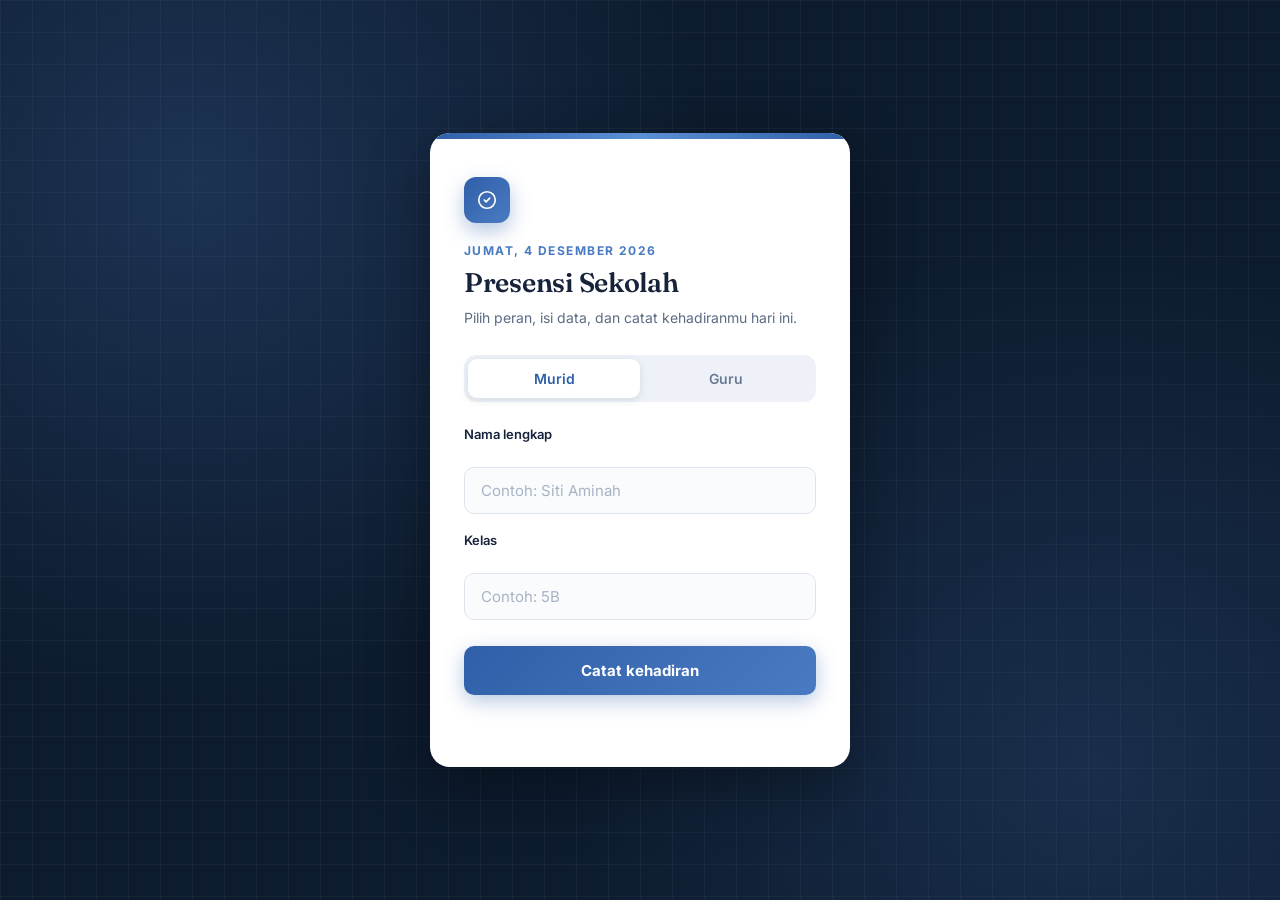
<file: index.html>
<!doctype html>
<html lang="id">
  <head>
    <meta charset="UTF-8" />
    <meta name="viewport" content="width=device-width, initial-scale=1.0" />
    <title>Presensi Sekolah</title>
    <link rel="preconnect" href="https://fonts.googleapis.com" />
    <link
      href="https://fonts.googleapis.com/css2?family=Fraunces:opsz,wght@9..144,500;9..144,600;9..144,700&family=Inter:wght@400;500;600;700&display=swap"
      rel="stylesheet"
    />
    <link rel="stylesheet" href="style.css" />
  </head>
  <body>
    <div class="kartu-presensi">
      <div class="lencana">
        <svg
          width="22"
          height="22"
          viewBox="0 0 24 24"
          fill="none"
          xmlns="http://www.w3.org/2000/svg"
        >
          <path
            d="M9 12L11 14L15 10M21 12C21 16.9706 16.9706 21 12 21C7.02944 21 3 16.9706 3 12C3 7.02944 7.02944 3 12 3C16.9706 3 21 7.02944 21 12Z"
            stroke="currentColor"
            stroke-width="1.8"
            stroke-linecap="round"
            stroke-linejoin="round"
          />
        </svg>
      </div>
      <p class="eyebrow" id="tanggal-hari-ini"></p>
      <h1>Presensi Sekolah</h1>
      <p class="subteks">
        Pilih peran, isi data, dan catat kehadiranmu hari ini.
      </p>

      <div class="pemilih-peran">
        <button type="button" class="opsi-peran aktif" data-peran="Murid">
          Murid
        </button>
        <button type="button" class="opsi-peran" data-peran="Guru">Guru</button>
      </div>

      <form id="form-presensi">
        <input type="hidden" id="peran" value="Murid" />

        <label for="nama">Nama lengkap</label>
        <input
          type="text"
          id="nama"
          name="nama"
          placeholder="Contoh: Siti Aminah"
          required
        />

        <label for="kelasMapel" id="label-kelas-mapel">Kelas</label>
        <input
          type="text"
          id="kelasMapel"
          name="kelasMapel"
          placeholder="Contoh: 5B"
          required
        />

        <button type="submit" id="btn-submit">
          <span id="teks-tombol">Catat kehadiran</span>
        </button>
      </form>

      <p id="pesan-status"></p>
    </div>

    <script src="script.js"></script>
  </body>
</html>
</file>
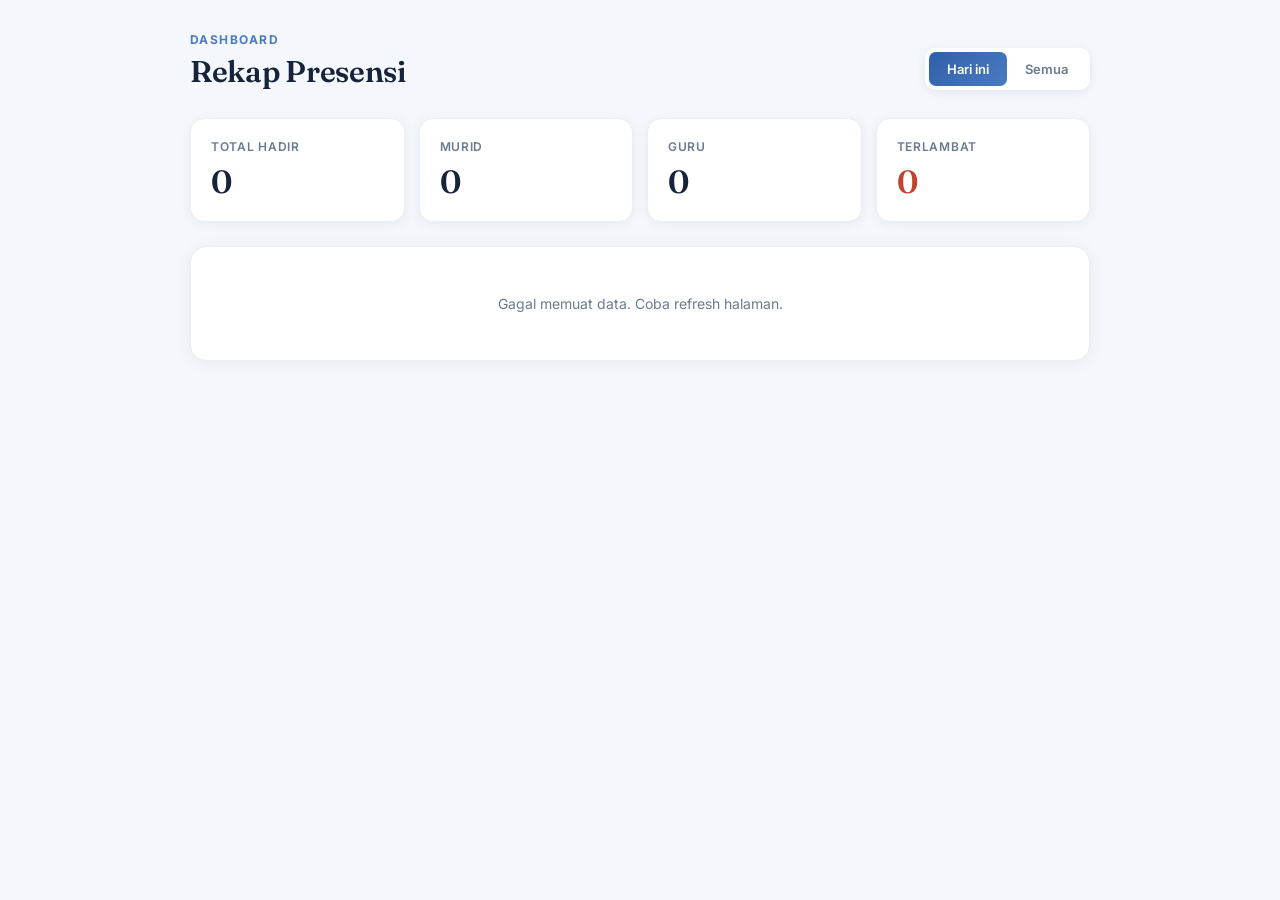
<file: guru.html>
<!doctype html>
<html lang="id">
  <head>
    <meta charset="UTF-8" />
    <meta name="viewport" content="width=device-width, initial-scale=1.0" />
    <title>Dashboard Presensi - Guru</title>
    <link rel="preconnect" href="https://fonts.googleapis.com" />
    <link
      href="https://fonts.googleapis.com/css2?family=Fraunces:opsz,wght@9..144,500;9..144,600;9..144,700&family=Inter:wght@400;500;600;700&display=swap"
      rel="stylesheet"
    />
    <link rel="stylesheet" href="guru.css" />
  </head>
  <body>
    <div class="wadah">
      <header class="header-dashboard">
        <div>
          <p class="eyebrow">Dashboard</p>
          <h1>Rekap Presensi</h1>
        </div>
        <div class="filter-tanggal">
          <button
            type="button"
            class="opsi-filter aktif"
            data-filter="hari-ini"
          >
            Hari ini
          </button>
          <button type="button" class="opsi-filter" data-filter="semua">
            Semua
          </button>
        </div>
      </header>

      <div class="grid-ringkasan">
        <div class="kartu-ringkasan">
          <p class="label-ringkasan">Total Hadir</p>
          <p class="angka-ringkasan" id="angka-total">0</p>
        </div>
        <div class="kartu-ringkasan">
          <p class="label-ringkasan">Murid</p>
          <p class="angka-ringkasan" id="angka-murid">0</p>
        </div>
        <div class="kartu-ringkasan">
          <p class="label-ringkasan">Guru</p>
          <p class="angka-ringkasan" id="angka-guru">0</p>
        </div>
        <div class="kartu-ringkasan">
          <p class="label-ringkasan">Terlambat</p>
          <p class="angka-ringkasan angka-terlambat" id="angka-terlambat">0</p>
        </div>
      </div>

      <div class="kartu-tabel">
        <div id="status-muat" class="status-muat">Memuat data...</div>
        <table id="tabel-presensi" style="display: none">
          <thead>
            <tr>
              <th>Tanggal</th>
              <th>Waktu</th>
              <th>Peran</th>
              <th>Nama</th>
              <th>Kelas/Mapel</th>
              <th>Status</th>
            </tr>
          </thead>
          <tbody id="isi-tabel"></tbody>
        </table>
        <p id="pesan-kosong" class="pesan-kosong" style="display: none">
          Belum ada data presensi.
        </p>
      </div>
    </div>

    <script src="guru.js"></script>
  </body>
</html>
</file>
<file: style.css>
* {
  margin: 0;
  padding: 0;
  box-sizing: border-box;
}

body {
  font-family: 'Inter', system-ui, sans-serif;
  background-color: #0d1b2e;
  background-image:
    radial-gradient(circle at 15% 20%, rgba(74, 123, 194, 0.25), transparent 40%),
    radial-gradient(circle at 85% 85%, rgba(74, 123, 194, 0.2), transparent 40%),
    linear-gradient(rgba(255,255,255,0.04) 1px, transparent 1px),
    linear-gradient(90deg, rgba(255,255,255,0.04) 1px, transparent 1px);
  background-size: auto, auto, 32px 32px, 32px 32px;
  min-height: 100vh;
  display: flex;
  align-items: center;
  justify-content: center;
  padding: 24px;
}

.kartu-presensi {
  position: relative;
  background: #ffffff;
  width: 100%;
  max-width: 420px;
  padding: 44px 34px 34px;
  border-radius: 20px;
  box-shadow: 0 20px 60px rgba(0, 0, 0, 0.35);
  overflow: hidden;
}

.kartu-presensi::before {
  content: "";
  position: absolute;
  top: 0;
  left: 0;
  right: 0;
  height: 6px;
  background: linear-gradient(90deg, #2f5fa8, #5b8fd6, #2f5fa8);
}

.lencana {
  width: 46px;
  height: 46px;
  border-radius: 12px;
  background: linear-gradient(135deg, #2f5fa8, #4a7bc2);
  display: flex;
  align-items: center;
  justify-content: center;
  color: #ffffff;
  margin-bottom: 20px;
  box-shadow: 0 8px 20px rgba(47, 95, 168, 0.35);
}

.eyebrow {
  font-size: 12px;
  color: #4a7bc2;
  text-transform: uppercase;
  letter-spacing: 0.12em;
  font-weight: 700;
  margin-bottom: 8px;
}

h1 {
  font-family: 'Fraunces', serif;
  font-size: 27px;
  font-weight: 600;
  color: #16233b;
  margin-bottom: 8px;
  letter-spacing: -0.01em;
}

.subteks {
  font-size: 14px;
  color: #5c6b84;
  margin-bottom: 26px;
  line-height: 1.6;
}

.pemilih-peran {
  display: flex;
  background: #eef2f8;
  border-radius: 12px;
  padding: 4px;
  margin-bottom: 24px;
}

.opsi-peran {
  flex: 1;
  padding: 11px;
  border: none;
  background: transparent;
  border-radius: 9px;
  font-family: 'Inter', sans-serif;
  font-size: 14px;
  font-weight: 600;
  color: #6b7a93;
  cursor: pointer;
  transition: all 0.2s ease;
}

.opsi-peran.aktif {
  background: #ffffff;
  color: #2f5fa8;
  box-shadow: 0 2px 8px rgba(22, 35, 59, 0.12);
}

form {
  display: flex;
  flex-direction: column;
  gap: 18px;
}

label {
  font-size: 13px;
  font-weight: 600;
  color: #16233b;
  margin-bottom: 7px;
  display: block;
}

input[type="text"] {
  width: 100%;
  padding: 13px 16px;
  border: 1.5px solid #dde4ee;
  border-radius: 10px;
  font-family: 'Inter', sans-serif;
  font-size: 15px;
  color: #16233b;
  background: #fafbfd;
  outline: none;
  transition: all 0.2s ease;
}

input[type="text"]::placeholder {
  color: #a7b3c5;
}

input[type="text"]:focus {
  border-color: #4a7bc2;
  background: #ffffff;
  box-shadow: 0 0 0 4px rgba(74, 123, 194, 0.12);
}

button[type="submit"] {
  margin-top: 8px;
  padding: 15px;
  background: linear-gradient(135deg, #2f5fa8, #4a7bc2);
  color: #ffffff;
  border: none;
  border-radius: 10px;
  font-family: 'Inter', sans-serif;
  font-size: 15px;
  font-weight: 700;
  cursor: pointer;
  transition: all 0.2s ease;
  box-shadow: 0 6px 20px rgba(47, 95, 168, 0.35);
}

button[type="submit"]:hover {
  transform: translateY(-1px);
  box-shadow: 0 8px 24px rgba(47, 95, 168, 0.45);
}

button[type="submit"]:disabled {
  background: #b7c3d6;
  box-shadow: none;
  cursor: not-allowed;
  transform: none;
}

#pesan-status {
  margin-top: 18px;
  font-size: 14px;
  font-weight: 500;
  text-align: center;
  min-height: 20px;
}

#pesan-status.sukses {
  color: #1f7a4d;
}

#pesan-status.gagal {
  color: #c0432e;
}
</file>
<file: guru.css>
* {
  margin: 0;
  padding: 0;
  box-sizing: border-box;
}

body {
  font-family: "Inter", system-ui, sans-serif;
  background-color: #f4f7fb;
  min-height: 100vh;
  padding: 32px 20px;
}

.wadah {
  max-width: 900px;
  margin: 0 auto;
}

.header-dashboard {
  display: flex;
  justify-content: space-between;
  align-items: flex-end;
  flex-wrap: wrap;
  gap: 16px;
  margin-bottom: 28px;
}

.eyebrow {
  font-size: 12px;
  color: #4a7bc2;
  text-transform: uppercase;
  letter-spacing: 0.12em;
  font-weight: 700;
  margin-bottom: 6px;
}

h1 {
  font-family: "Fraunces", serif;
  font-size: 30px;
  font-weight: 600;
  color: #16233b;
  letter-spacing: -0.01em;
}

.filter-tanggal {
  display: flex;
  background: #ffffff;
  border-radius: 10px;
  padding: 4px;
  box-shadow: 0 2px 10px rgba(22, 35, 59, 0.08);
}

.opsi-filter {
  padding: 9px 18px;
  border: none;
  background: transparent;
  border-radius: 7px;
  font-family: "Inter", sans-serif;
  font-size: 13px;
  font-weight: 600;
  color: #6b7a93;
  cursor: pointer;
  transition: all 0.2s ease;
}

.opsi-filter.aktif {
  background: linear-gradient(135deg, #2f5fa8, #4a7bc2);
  color: #ffffff;
}

.grid-ringkasan {
  display: grid;
  grid-template-columns: repeat(auto-fit, minmax(150px, 1fr));
  gap: 14px;
  margin-bottom: 24px;
}

.kartu-ringkasan {
  background: #ffffff;
  border-radius: 14px;
  padding: 20px;
  box-shadow: 0 2px 12px rgba(22, 35, 59, 0.06);
  border: 1px solid #eaeef5;
}

.label-ringkasan {
  font-size: 12px;
  font-weight: 600;
  color: #6b7a93;
  text-transform: uppercase;
  letter-spacing: 0.06em;
  margin-bottom: 8px;
}

.angka-ringkasan {
  font-family: "Fraunces", serif;
  font-size: 32px;
  font-weight: 600;
  color: #16233b;
}

.angka-terlambat {
  color: #c0432e;
}

.kartu-tabel {
  background: #ffffff;
  border-radius: 16px;
  box-shadow: 0 2px 16px rgba(22, 35, 59, 0.06);
  border: 1px solid #eaeef5;
  overflow: hidden;
}

.status-muat,
.pesan-kosong {
  padding: 48px 20px;
  text-align: center;
  color: #6b7a93;
  font-size: 14px;
}

table {
  width: 100%;
  border-collapse: collapse;
}

thead th {
  text-align: left;
  padding: 14px 18px;
  font-size: 12px;
  font-weight: 700;
  color: #6b7a93;
  text-transform: uppercase;
  letter-spacing: 0.04em;
  background: #f7f9fc;
  border-bottom: 1.5px solid #eaeef5;
}

tbody td {
  padding: 14px 18px;
  font-size: 14px;
  color: #16233b;
  border-bottom: 1px solid #f0f2f7;
}

tbody tr:last-child td {
  border-bottom: none;
}

tbody tr:hover {
  background: #f7f9fc;
}

.lencana-peran {
  display: inline-block;
  padding: 4px 10px;
  border-radius: 6px;
  font-size: 12px;
  font-weight: 600;
}

.lencana-peran.Murid {
  background: #e8f0fb;
  color: #2f5fa8;
}

.lencana-peran.Guru {
  background: #fbeee8;
  color: #b8562f;
}

.lencana-status {
  display: inline-block;
  padding: 4px 10px;
  border-radius: 6px;
  font-size: 12px;
  font-weight: 600;
}

.lencana-status.tepat {
  background: #e6f4ec;
  color: #1f7a4d;
}

.lencana-status.terlambat {
  background: #fbe9e6;
  color: #c0432e;
}

@media (max-width: 640px) {
  table,
  thead,
  tbody,
  th,
  td,
  tr {
    display: block;
  }
  thead {
    display: none;
  }
  tbody tr {
    padding: 14px 18px;
    border-bottom: 1px solid #f0f2f7;
  }
  tbody td {
    border: none;
    padding: 4px 0;
    display: flex;
    justify-content: space-between;
  }
  tbody td::before {
    content: attr(data-label);
    font-weight: 600;
    color: #6b7a93;
    font-size: 12px;
  }
}
</file>
